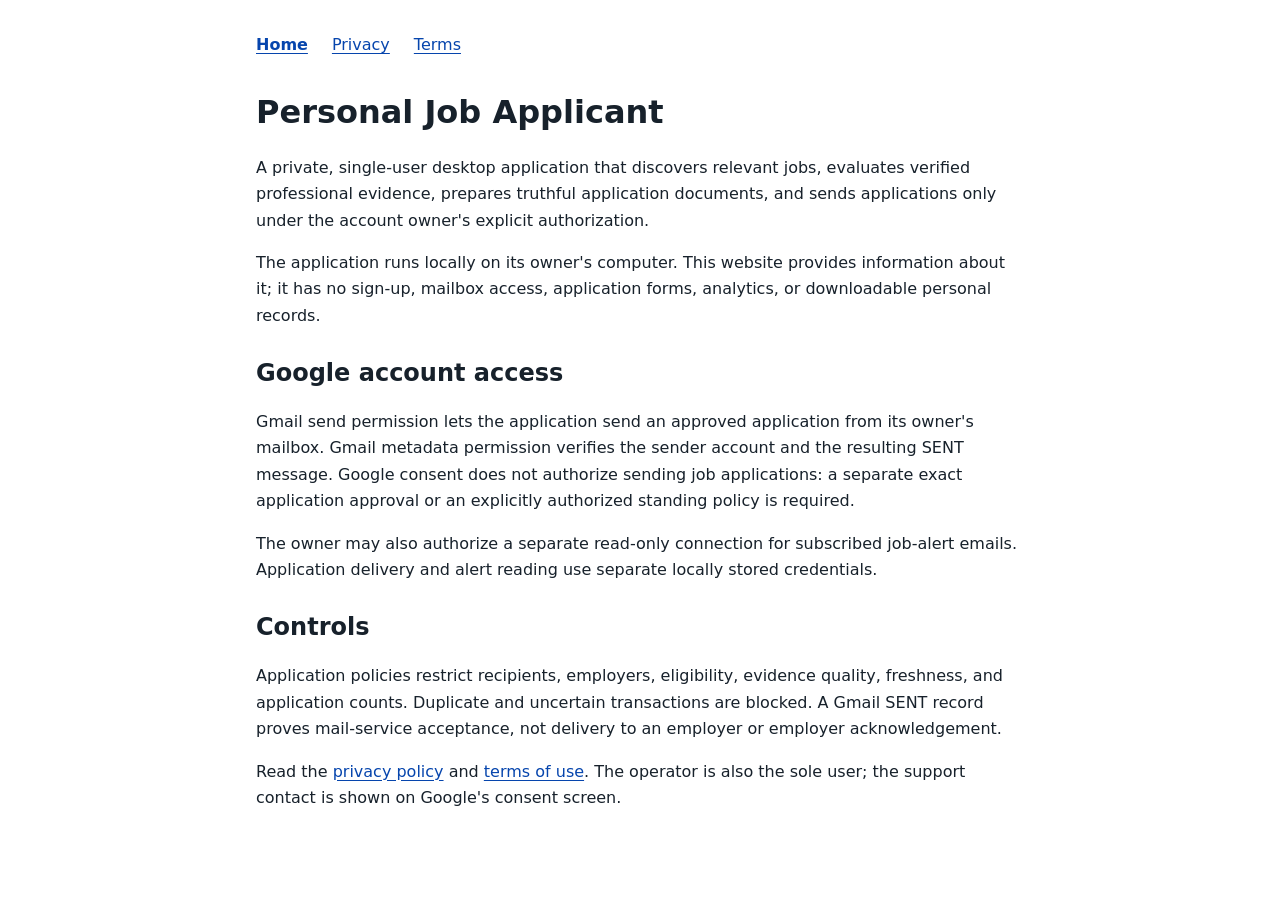
<file: index.html>
<!doctype html>
<html lang="en">
<meta charset="utf-8">
<meta name="viewport" content="width=device-width, initial-scale=1">
<title>Personal Job Applicant</title>
<link rel="stylesheet" href="style.css">
<body>
<header><nav aria-label="Information pages"><a href="index.html" aria-current="page">Home</a> <a href="privacy.html">Privacy</a> <a href="terms.html">Terms</a></nav></header>
<main>
<h1>Personal Job Applicant</h1>
<p>A private, single-user desktop application that discovers relevant jobs, evaluates verified professional evidence, prepares truthful application documents, and sends applications only under the account owner's explicit authorization.</p>
<p>The application runs locally on its owner's computer. This website provides information about it; it has no sign-up, mailbox access, application forms, analytics, or downloadable personal records.</p>
<h2>Google account access</h2>
<p>Gmail send permission lets the application send an approved application from its owner's mailbox. Gmail metadata permission verifies the sender account and the resulting SENT message. Google consent does not authorize sending job applications: a separate exact application approval or an explicitly authorized standing policy is required.</p>
<p>The owner may also authorize a separate read-only connection for subscribed job-alert emails. Application delivery and alert reading use separate locally stored credentials.</p>
<h2>Controls</h2>
<p>Application policies restrict recipients, employers, eligibility, evidence quality, freshness, and application counts. Duplicate and uncertain transactions are blocked. A Gmail SENT record proves mail-service acceptance, not delivery to an employer or employer acknowledgement.</p>
<p>Read the <a href="privacy.html">privacy policy</a> and <a href="terms.html">terms of use</a>. The operator is also the sole user; the support contact is shown on Google's consent screen.</p>
</main>
</body>
</html>
</file>
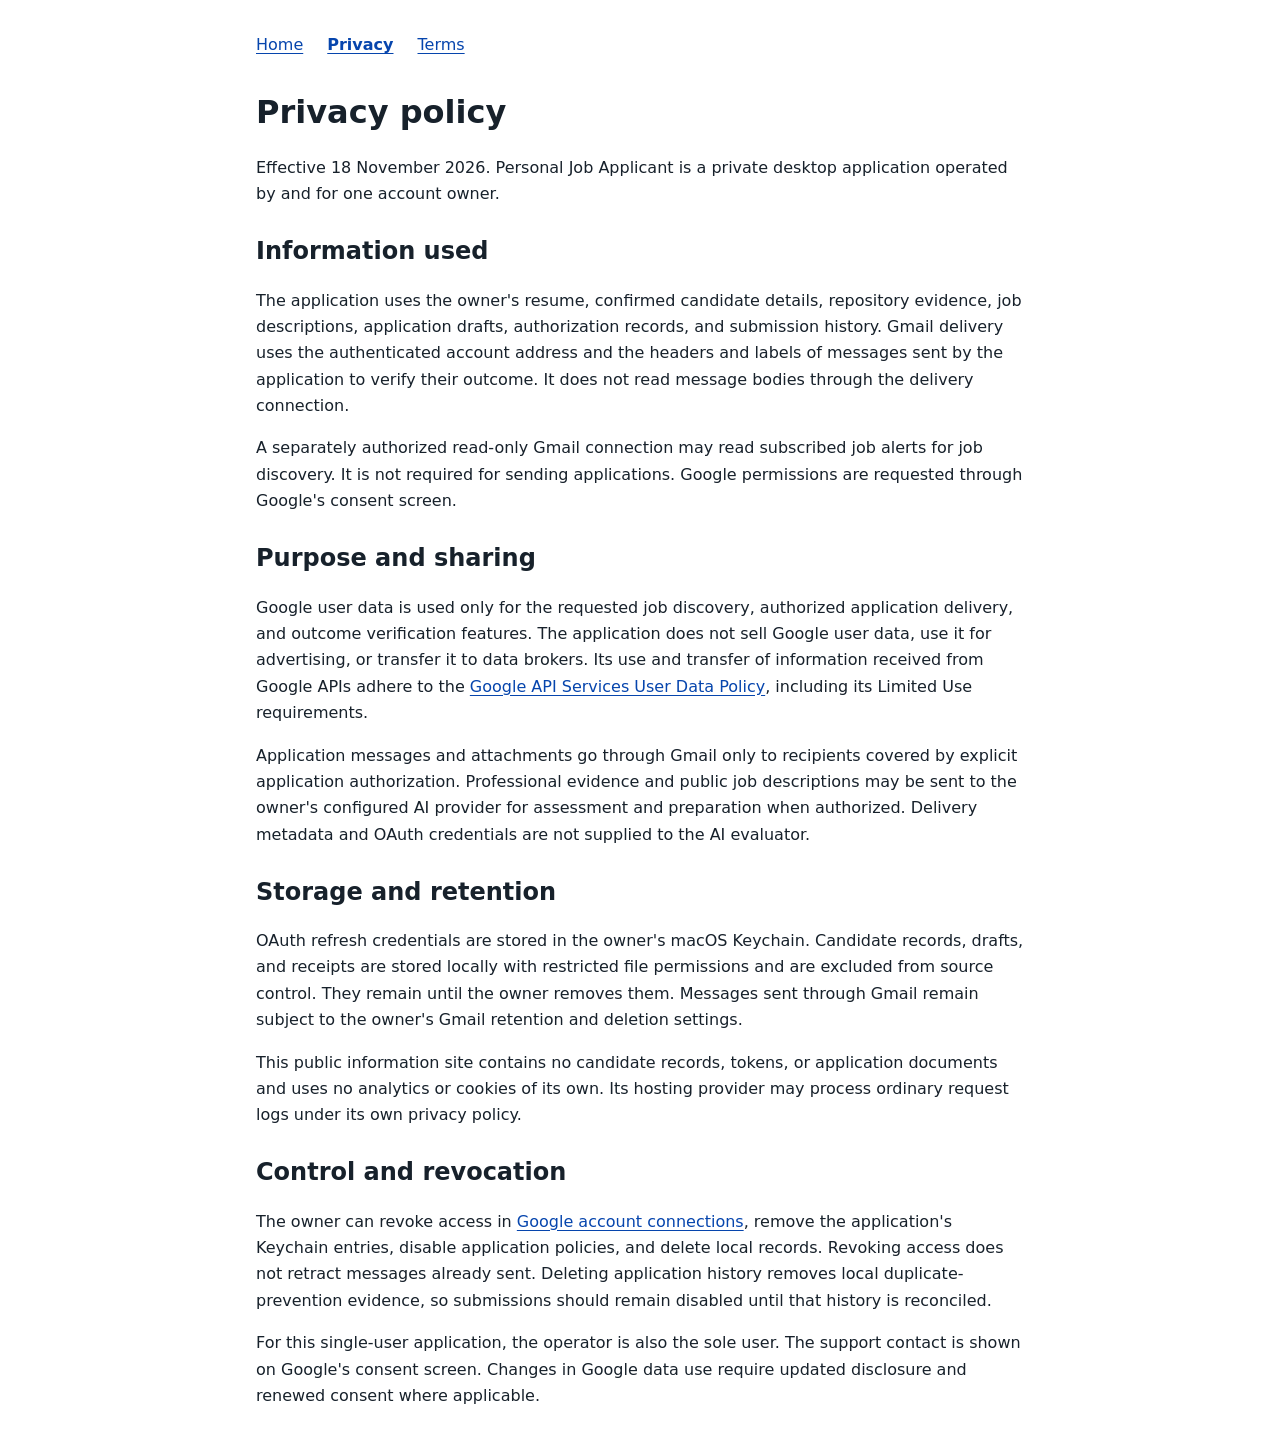
<file: privacy.html>
<!doctype html>
<html lang="en">
<meta charset="utf-8">
<meta name="viewport" content="width=device-width, initial-scale=1">
<title>Privacy — Personal Job Applicant</title>
<link rel="stylesheet" href="style.css">
<body>
<header><nav aria-label="Information pages"><a href="index.html">Home</a> <a href="privacy.html" aria-current="page">Privacy</a> <a href="terms.html">Terms</a></nav></header>
<main>
<h1>Privacy policy</h1>
<p>Effective 18 November 2026. Personal Job Applicant is a private desktop application operated by and for one account owner.</p>
<h2>Information used</h2>
<p>The application uses the owner's resume, confirmed candidate details, repository evidence, job descriptions, application drafts, authorization records, and submission history. Gmail delivery uses the authenticated account address and the headers and labels of messages sent by the application to verify their outcome. It does not read message bodies through the delivery connection.</p>
<p>A separately authorized read-only Gmail connection may read subscribed job alerts for job discovery. It is not required for sending applications. Google permissions are requested through Google's consent screen.</p>
<h2>Purpose and sharing</h2>
<p>Google user data is used only for the requested job discovery, authorized application delivery, and outcome verification features. The application does not sell Google user data, use it for advertising, or transfer it to data brokers. Its use and transfer of information received from Google APIs adhere to the <a href="https://developers.google.com/terms/api-services-user-data-policy">Google API Services User Data Policy</a>, including its Limited Use requirements.</p>
<p>Application messages and attachments go through Gmail only to recipients covered by explicit application authorization. Professional evidence and public job descriptions may be sent to the owner's configured AI provider for assessment and preparation when authorized. Delivery metadata and OAuth credentials are not supplied to the AI evaluator.</p>
<h2>Storage and retention</h2>
<p>OAuth refresh credentials are stored in the owner's macOS Keychain. Candidate records, drafts, and receipts are stored locally with restricted file permissions and are excluded from source control. They remain until the owner removes them. Messages sent through Gmail remain subject to the owner's Gmail retention and deletion settings.</p>
<p>This public information site contains no candidate records, tokens, or application documents and uses no analytics or cookies of its own. Its hosting provider may process ordinary request logs under its own privacy policy.</p>
<h2>Control and revocation</h2>
<p>The owner can revoke access in <a href="https://myaccount.google.com/connections">Google account connections</a>, remove the application's Keychain entries, disable application policies, and delete local records. Revoking access does not retract messages already sent. Deleting application history removes local duplicate-prevention evidence, so submissions should remain disabled until that history is reconciled.</p>
<p>For this single-user application, the operator is also the sole user. The support contact is shown on Google's consent screen. Changes in Google data use require updated disclosure and renewed consent where applicable.</p>
</main>
</body>
</html>
</file>
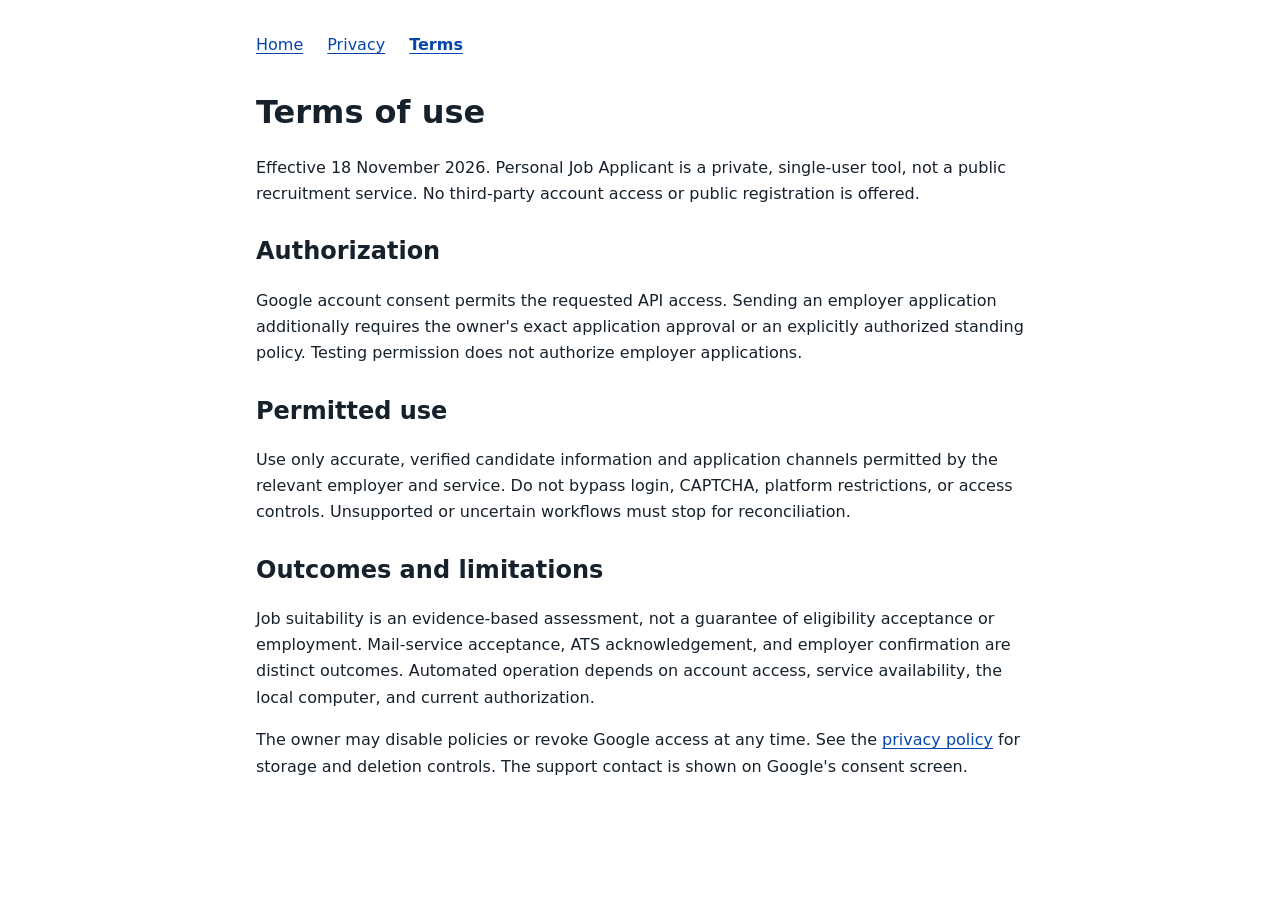
<file: terms.html>
<!doctype html>
<html lang="en">
<meta charset="utf-8">
<meta name="viewport" content="width=device-width, initial-scale=1">
<title>Terms — Personal Job Applicant</title>
<link rel="stylesheet" href="style.css">
<body>
<header><nav aria-label="Information pages"><a href="index.html">Home</a> <a href="privacy.html">Privacy</a> <a href="terms.html" aria-current="page">Terms</a></nav></header>
<main>
<h1>Terms of use</h1>
<p>Effective 18 November 2026. Personal Job Applicant is a private, single-user tool, not a public recruitment service. No third-party account access or public registration is offered.</p>
<h2>Authorization</h2>
<p>Google account consent permits the requested API access. Sending an employer application additionally requires the owner's exact application approval or an explicitly authorized standing policy. Testing permission does not authorize employer applications.</p>
<h2>Permitted use</h2>
<p>Use only accurate, verified candidate information and application channels permitted by the relevant employer and service. Do not bypass login, CAPTCHA, platform restrictions, or access controls. Unsupported or uncertain workflows must stop for reconciliation.</p>
<h2>Outcomes and limitations</h2>
<p>Job suitability is an evidence-based assessment, not a guarantee of eligibility acceptance or employment. Mail-service acceptance, ATS acknowledgement, and employer confirmation are distinct outcomes. Automated operation depends on account access, service availability, the local computer, and current authorization.</p>
<p>The owner may disable policies or revoke Google access at any time. See the <a href="privacy.html">privacy policy</a> for storage and deletion controls. The support contact is shown on Google's consent screen.</p>
</main>
</body>
</html>
</file>
<file: style.css>
:root { color-scheme: light; font-family: system-ui, sans-serif; color: #17212b; background: #fff; line-height: 1.65; }
body { max-width: 48rem; margin: auto; padding: 1.25rem; }
nav { display: flex; flex-wrap: wrap; gap: 1.5rem; padding-block: .75rem; }
a { color: #0645ad; text-underline-offset: .2em; }
a:focus-visible { outline: 3px solid #17212b; outline-offset: 4px; }
h1, h2 { line-height: 1.3; }
h2 { margin-block-start: 1.8rem; }
[aria-current="page"] { font-weight: bold; }
</file>
